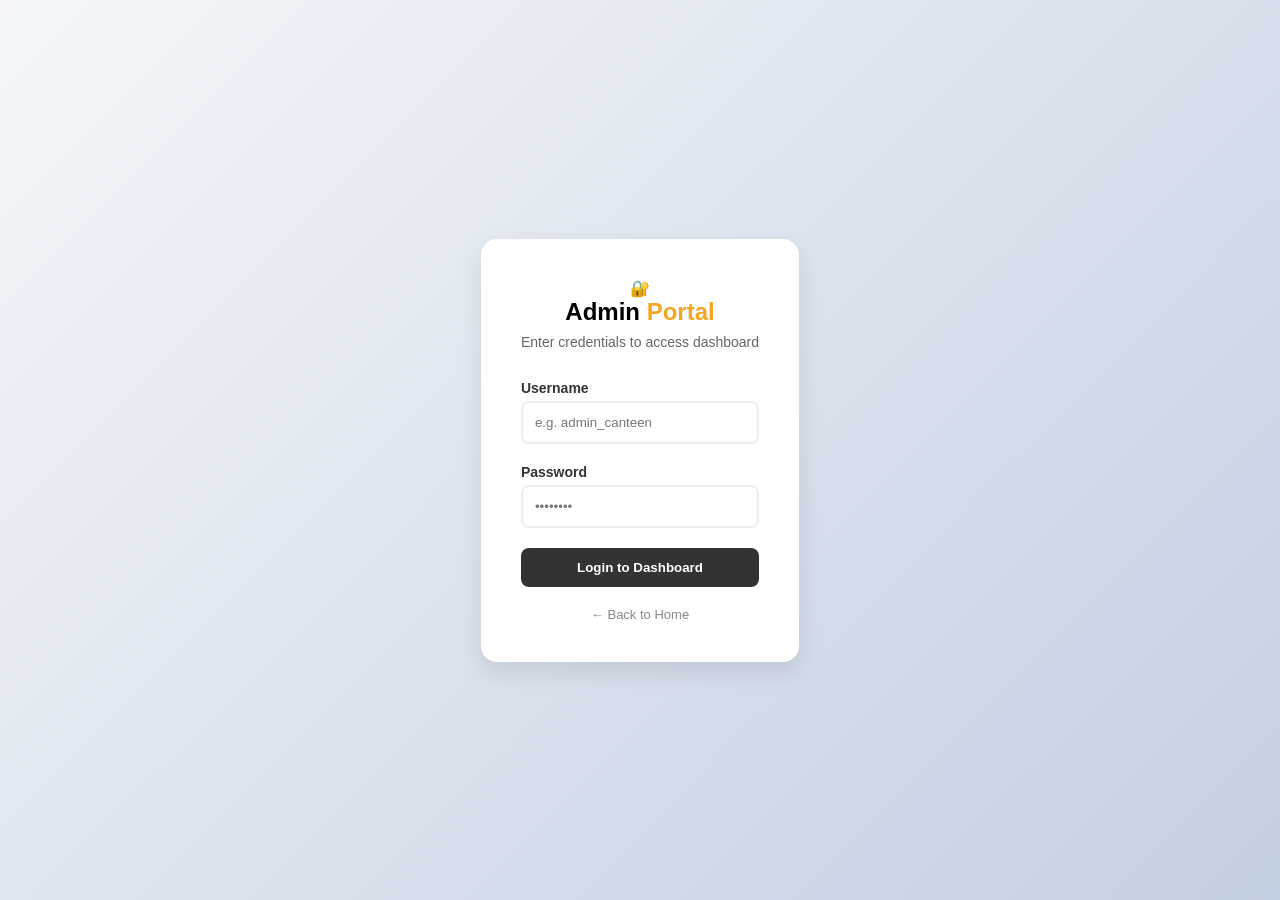
<file: admin-dashboard.html>
<!DOCTYPE html>
<html lang="en">
<head>
  <meta charset="UTF-8" />
  <meta name="viewport" content="width=device-width, initial-scale=1.0" />
  <title>Smart Canteen – Admin Dashboard</title>
  <link href="https://fonts.googleapis.com/css2?family=Poppins:wght@400;600;700&display=swap" rel="stylesheet" />
  <link rel="stylesheet" href="admin-dashboard.css" />
</head>
<body>

  <nav class="navbar">
    <div class="navbar-logo">🍽️ Smart <span>Canteen</span></div>
    <ul class="navbar-links">
      <li><a href="index.html">Home</a></li>
    </ul>
    <button class="logout-btn" onclick="goToLogin()">← Logout</button>
  </nav>

  <div class="page-wrapper">
    <div class="page-header">
      <div>
        <h1 class="page-title">🛡️ Admin Dashboard</h1>
        <p class="page-subtitle">Monitor orders, revenue, and canteen activity</p>
      </div>
      <div class="header-actions">
        <button class="refresh-btn" onclick="loadDashboard()">🔄 Refresh</button>
      </div>
    </div>

    <div class="stats-grid">
      <div class="stat-card">
        <div class="stat-icon">📦</div>
        <div class="stat-info">
          <p class="stat-label">Total Orders</p>
          <p class="stat-value" id="statTotalOrders">0</p>
        </div>
      </div>
      <div class="stat-card">
        <div class="stat-icon">💰</div>
        <div class="stat-info">
          <p class="stat-label">Total Revenue</p>
          <p class="stat-value orange" id="statRevenue">₹0</p>
        </div>
      </div>
      <div class="stat-card">
        <div class="stat-icon">⏳</div>
        <div class="stat-info">
          <p class="stat-label">Pending</p>
          <p class="stat-value yellow" id="statPending">0</p>
        </div>
      </div>
      <div class="stat-card">
        <div class="stat-icon">✅</div>
        <div class="stat-info">
          <p class="stat-label">Completed</p>
          <p class="stat-value green" id="statCompleted">0</p>
        </div>
      </div>
    </div>

    <div class="section-card">
      <div class="section-header">
        <h2 class="section-title">📋 All Orders</h2>
        <div class="controls-row">
          <input type="text" id="orderSearch" class="search-input" placeholder="Search ID or Food..." oninput="filterOrders()">
          <select class="filter-select" id="statusFilter" onchange="filterOrders()">
            <option value="all">All Status</option>
            <option value="Pending">Pending</option>
            <option value="Completed">Completed</option>
            <option value="Cancelled">Cancelled</option>
          </select>
        </div>
      </div>

      <div class="empty-state" id="emptyState">
        <p class="empty-icon">📭</p>
        <p class="empty-text">No orders match your criteria.</p>
      </div>

      <div class="table-wrapper" id="tableWrapper" style="display:none;">
        <table class="orders-table">
          <thead>
            <tr>
              <th>Order ID</th>
              <th>Time</th>
              <th>Items</th>
              <th>Subtotal</th>
              <th>Discount</th>
              <th>Total</th>
              <th>Pickup</th>
              <th>Status</th>
              <th>Action</th>
            </tr>
          </thead>
          <tbody id="ordersTableBody"></tbody>
        </table>
      </div>
    </div>

    <div class="section-card">
      <div class="section-header">
        <h2 class="section-title">🔥 Most Ordered Items</h2>
      </div>
      <p class="empty-text" id="topItemsEmpty" style="padding:20px 0;">No data yet.</p>
      <div id="topItemsList" class="top-items-container"></div>
    </div>

    <div class="section-card danger-zone">
      <h2 class="section-title red">⚠️ Danger Zone</h2>
      <p class="danger-desc">This will permanently delete all orders from storage.</p>
      <button class="clear-btn" onclick="confirmClearOrders()">🗑️ Clear All Orders</button>
    </div>
  </div>

  <div class="footer">
    © 2026 Smart Canteen · Admin Panel
  </div>

  <div class="modal-overlay" id="detailModal">
    <div class="modal-box">
      <button class="close-btn" onclick="closeDetailModal()">✕</button>
      <h2 class="modal-title">📦 Order Details</h2>
      <div id="modalContent"></div>
      <button class="modal-close-bottom" onclick="closeDetailModal()">Close</button>
    </div>
  </div>

  <div class="toast" id="toast"></div>

  <script src="admin-dashboard.js"></script>
</body>
</html>
</file>
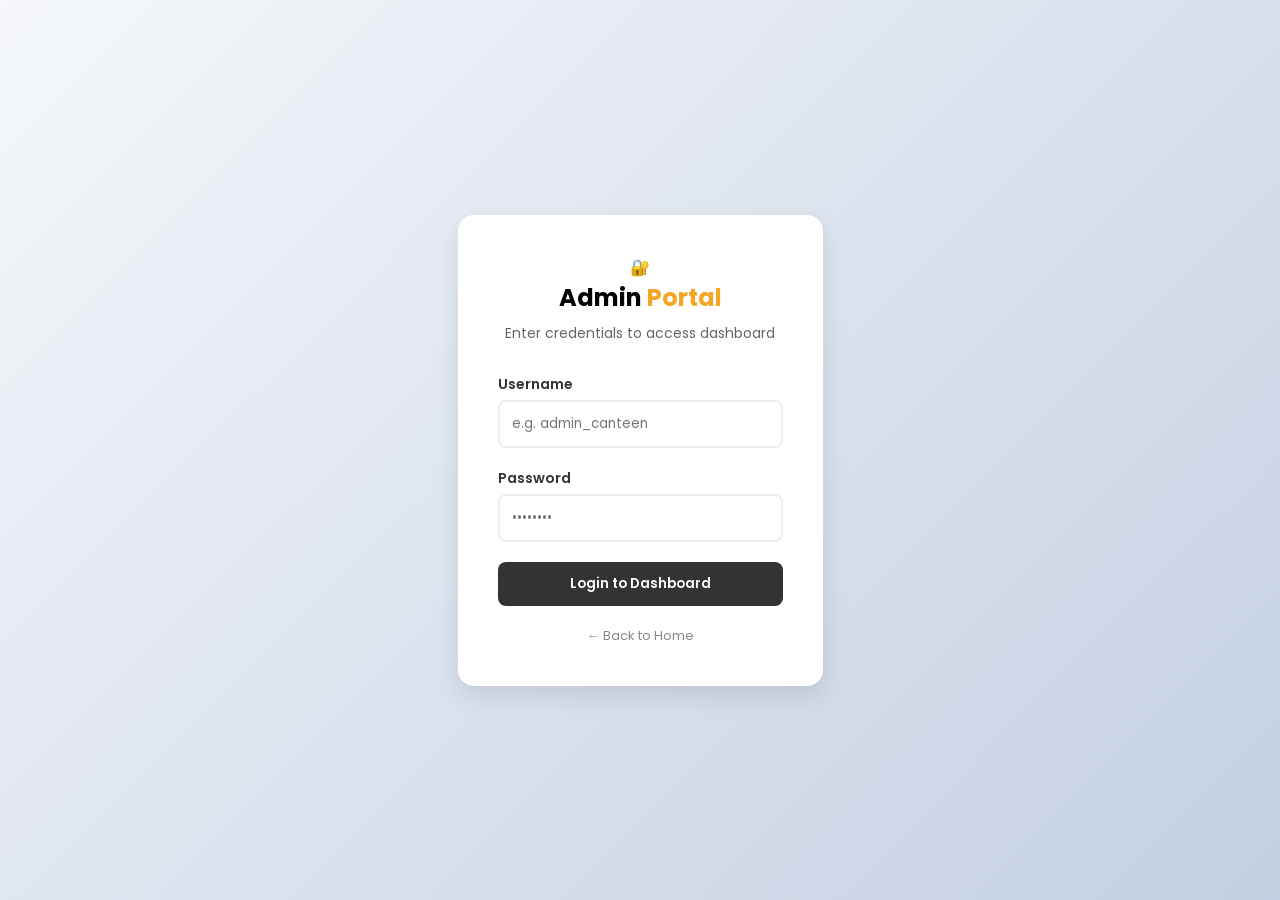
<file: admin-login.html>
<!DOCTYPE html>
<html lang="en">
<head>
  <meta charset="UTF-8">
  <meta name="viewport" content="width=device-width, initial-scale=1.0">
  <title>Admin Login | Smart Canteen</title>
  <link href="https://fonts.googleapis.com/css2?family=Poppins:wght@400;600;700&display=swap" rel="stylesheet">
  <link rel="stylesheet" href="admin-login.css">
</head>
<body>

  <div class="login-container">
    <div class="login-card">
      <div class="brand-section">
        <span class="logo-icon">🔐</span>
        <h1>Admin <span>Portal</span></h1>
        <p>Enter credentials to access dashboard</p>
      </div>

      <form id="adminLoginForm">
        <div class="input-group">
          <label for="username">Username</label>
          <input type="text" id="username" placeholder="e.g. admin_canteen" required>
        </div>

        <div class="input-group">
          <label for="password">Password</label>
          <input type="password" id="password" placeholder="••••••••" required>
        </div>

        <button type="submit" class="login-btn">Login to Dashboard</button>
      </form>

      <a href="index.html" class="back-link">← Back to Home</a>
    </div>
  </div>

  <div id="toast" class="toast"></div>

  <script src="admin-login.js"></script>
</body>
</html>
</file>
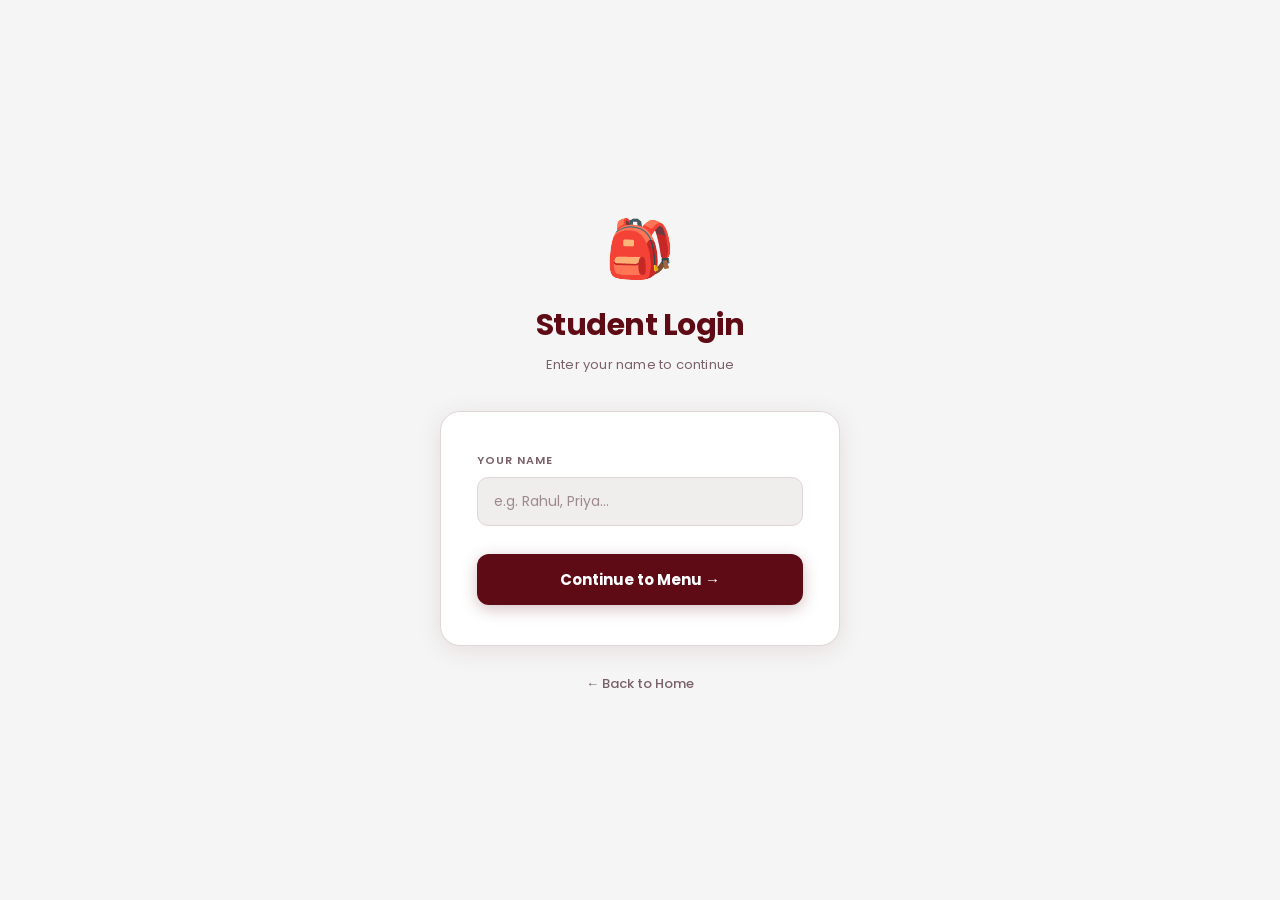
<file: student-login.html>
<!DOCTYPE html>
<html lang="en">
<head>
  <meta charset="UTF-8"/>
  <meta name="viewport" content="width=device-width, initial-scale=1.0"/>
  <title>Student Login - Smart Canteen</title>
  <link href="https://fonts.googleapis.com/css2?family=Poppins:wght@400;600;700&display=swap" rel="stylesheet"/>
  <link rel="stylesheet" href="student-login.css"/>
</head>
<body>

  <div class="page">

    <!-- Title -->
    <div class="title-section">
      <span class="emoji">🎒</span>
      <h1>Student Login</h1>
      <p>Enter your name to continue</p>
    </div>

    <!-- Login Box -->
    <div class="login-box">

      <!-- Error message -->
      <div class="error-msg" id="errorMsg">⚠️ Please enter your name to continue.</div>

      <!-- Username field -->
      <div class="input-group">
        <label>Your Name</label>
        <input type="text" id="usernameInput" placeholder="e.g. Rahul, Priya..."/>
      </div>

      <!-- Login Button -->
      <button class="login-btn" onclick="handleStudentLogin()">
        Continue to Menu →
      </button>

    </div>

    <!-- Back link -->
    <a href="index.html" class="back-link">← Back to Home</a>

  </div>

  <script src="student-login.js"></script>
</body>
</html>
</file>
<file: admin-dashboard.css>
:root {
  --bg-body:      #F5F5F5;
  --bg-card:      #ffffff;
  --bg-input:     #f0eded;
  --bg-dark:      #5E0B15;
  --bg-dark-deep: #3d0710;
  --color-orange: #f5a623;
  --color-blue:   #4a90d9;
  --color-green:  #3a9e6a;
  --color-yellow: #d4a017;
  --color-red:    #c0392b;
  --color-border: #e0d6d7;
  --color-border-dark: #7a1a26;
  --color-text:   #1a0509;
  --color-muted:  #7a6068;
  --radius-card:  18px;
  --radius-btn:   12px;
  --shadow:       0 2px 16px rgba(94,11,21,0.08);
  --shadow-card:  0 4px 24px rgba(94,11,21,0.10);
}

* { box-sizing: border-box; margin: 0; padding: 0; }

body {
  font-family: 'Poppins', sans-serif;
  background-color: var(--bg-body);
  color: var(--color-text);
  min-height: 100vh;
}

.navbar {
  background: var(--bg-dark);
  border-bottom: 1px solid var(--color-border-dark);
  padding: 16px 36px;
  display: flex;
  align-items: center;
  justify-content: space-between;
  gap: 20px;
  position: sticky;
  top: 0;
  z-index: 100;
  box-shadow: 0 2px 20px rgba(0,0,0,0.2);
}

.navbar-logo {
  font-size: 20px;
  font-weight: 700;
  color: #fff;
  white-space: nowrap;
  letter-spacing: -0.3px;
}

.navbar-logo span {
  color: var(--color-orange);
}

.navbar-links {
  list-style: none;
  display: flex;
  gap: 28px;
}

.navbar-links a {
  text-decoration: none;
  color: rgba(255,255,255,0.55);
  font-size: 14px;
  font-weight: 500;
  transition: color 0.2s;
}

.navbar-links a.active {
  color: var(--color-orange);
  font-weight: 600;
}

.navbar-links a:hover {
  color: #fff;
}

.logout-btn {
  background: rgba(255,255,255,0.08);
  color: rgba(255,255,255,0.7);
  border: 1px solid rgba(255,255,255,0.18);
  border-radius: var(--radius-btn);
  padding: 9px 20px;
  font-family: 'Poppins', sans-serif;
  font-size: 13px;
  font-weight: 600;
  cursor: pointer;
  transition: background 0.2s, color 0.2s;
}

.logout-btn:hover {
  background: rgba(255,255,255,0.16);
  color: #fff;
}

.page-wrapper {
  max-width: 1200px;
  margin: 0 auto;
  padding: 36px 28px 60px;
}

.page-header {
  display: flex;
  align-items: flex-start;
  justify-content: space-between;
  margin-bottom: 36px;
  gap: 12px;
  flex-wrap: wrap;
}

.page-title {
  font-size: 30px;
  font-weight: 700;
  color: var(--bg-dark);
  margin-bottom: 5px;
  letter-spacing: -0.5px;
}

.page-subtitle {
  font-size: 13px;
  color: var(--color-muted);
  letter-spacing: 0.2px;
}

.refresh-btn {
  background: var(--bg-dark);
  color: #fff;
  border: none;
  border-radius: var(--radius-btn);
  padding: 11px 24px;
  font-family: 'Poppins', sans-serif;
  font-size: 14px;
  font-weight: 600;
  cursor: pointer;
  transition: opacity 0.2s, transform 0.15s;
  box-shadow: 0 4px 14px rgba(94,11,21,0.25);
}

.refresh-btn:hover {
  opacity: 0.88;
  transform: scale(0.98);
}

.stats-grid {
  display: grid;
  grid-template-columns: repeat(auto-fill, minmax(230px, 1fr));
  gap: 18px;
  margin-bottom: 32px;
}

.stat-card {
  background: var(--bg-card);
  border: 1.5px solid var(--color-border);
  border-radius: var(--radius-card);
  padding: 26px 24px;
  display: flex;
  align-items: center;
  gap: 20px;
  box-shadow: var(--shadow-card);
  transition: transform 0.2s, box-shadow 0.2s;
}

.stat-card:hover {
  transform: translateY(-3px);
  box-shadow: 0 8px 32px rgba(94,11,21,0.13);
}

.stat-icon {
  font-size: 38px;
  flex-shrink: 0;
  width: 58px;
  height: 58px;
  background: rgba(94,11,21,0.07);
  border-radius: 14px;
  display: flex;
  align-items: center;
  justify-content: center;
}

.stat-label {
  font-size: 11px;
  color: var(--color-muted);
  text-transform: uppercase;
  letter-spacing: 1px;
  margin-bottom: 6px;
  font-weight: 600;
}

.stat-value {
  font-size: 30px;
  font-weight: 700;
  color: var(--color-text);
  line-height: 1;
}

.stat-value.orange { color: var(--color-orange); }
.stat-value.yellow { color: var(--color-yellow); }
.stat-value.green  { color: var(--color-green); }

.section-card {
  background: var(--bg-card);
  border: 1.5px solid var(--color-border);
  border-radius: var(--radius-card);
  padding: 28px 28px;
  margin-bottom: 24px;
  box-shadow: var(--shadow-card);
}

.section-header {
  display: flex;
  align-items: center;
  justify-content: space-between;
  margin-bottom: 22px;
  flex-wrap: wrap;
  gap: 12px;
  padding-bottom: 16px;
  border-bottom: 1.5px solid var(--color-border);
}

.section-title {
  font-size: 17px;
  font-weight: 700;
  color: var(--bg-dark);
  letter-spacing: -0.2px;
}

.section-title.red {
  color: var(--color-red);
}

.filter-select {
  background: var(--bg-input);
  border: 1.5px solid var(--color-border);
  border-radius: 10px;
  padding: 9px 16px;
  color: var(--color-text);
  font-family: 'Poppins', sans-serif;
  font-size: 13px;
  cursor: pointer;
  transition: border-color 0.2s;
}

.filter-select:focus {
  outline: none;
  border-color: var(--bg-dark);
}

.empty-state {
  text-align: center;
  padding: 50px 20px;
}

.empty-icon {
  font-size: 52px;
  margin-bottom: 14px;
  opacity: 0.4;
}

.empty-text {
  color: var(--color-muted);
  font-size: 14px;
  font-weight: 500;
}

.table-wrapper {
  overflow-x: auto;
  border-radius: 12px;
}

.orders-table {
  width: 100%;
  border-collapse: collapse;
  font-size: 13px;
}

.orders-table thead tr {
  background: rgba(94,11,21,0.05);
  border-bottom: 2px solid var(--color-border);
}

.orders-table th {
  padding: 14px 18px;
  text-align: left;
  color: var(--bg-dark);
  font-weight: 700;
  font-size: 11px;
  text-transform: uppercase;
  letter-spacing: 0.8px;
  white-space: nowrap;
}

.orders-table tbody tr {
  border-bottom: 1px solid var(--color-border);
  transition: background 0.15s;
}

.orders-table tbody tr:last-child {
  border-bottom: none;
}

.orders-table tbody tr:hover {
  background: rgba(94,11,21,0.03);
}

.orders-table td {
  padding: 14px 18px;
  color: var(--color-text);
  white-space: nowrap;
  font-size: 13px;
}

.order-id-cell {
  color: var(--color-muted);
  font-size: 11px;
  font-weight: 600;
  letter-spacing: 0.3px;
}

.items-badge {
  background: var(--bg-input);
  border: 1.5px solid var(--color-border);
  border-radius: 8px;
  padding: 4px 12px;
  font-size: 12px;
  color: var(--color-text);
  font-weight: 600;
}

.total-cell {
  color: var(--bg-dark);
  font-weight: 700;
}

.status-badge {
  display: inline-block;
  padding: 5px 14px;
  border-radius: 50px;
  font-size: 11px;
  font-weight: 700;
  text-transform: uppercase;
  letter-spacing: 0.6px;
}

.status-badge.pending   { background: rgba(212,160,23,0.12);  color: var(--color-yellow); border: 1px solid rgba(212,160,23,0.3); }
.status-badge.completed { background: rgba(58,158,106,0.12);  color: var(--color-green);  border: 1px solid rgba(58,158,106,0.3); }
.status-badge.cancelled { background: rgba(192,57,43,0.10);   color: var(--color-red);    border: 1px solid rgba(192,57,43,0.25); }

.action-btn {
  padding: 6px 14px;
  border: none;
  border-radius: 8px;
  font-family: 'Poppins', sans-serif;
  font-size: 12px;
  font-weight: 600;
  cursor: pointer;
  margin-right: 5px;
  white-space: nowrap;
  transition: opacity 0.2s, transform 0.15s;
}

.action-btn:hover {
  opacity: 0.82;
  transform: scale(0.97);
}

.btn-view     { background: rgba(74,144,217,0.12); color: var(--color-blue);  border: 1px solid rgba(74,144,217,0.3); }
.btn-complete { background: rgba(58,158,106,0.12); color: var(--color-green); border: 1px solid rgba(58,158,106,0.3); }
.btn-cancel   { background: rgba(192,57,43,0.10);  color: var(--color-red);   border: 1px solid rgba(192,57,43,0.25); }

.top-item-row {
  display: flex;
  align-items: center;
  gap: 16px;
  padding: 14px 0;
  border-bottom: 1px solid var(--color-border);
}

.top-item-row:last-child {
  border-bottom: none;
  padding-bottom: 0;
}

.top-item-rank {
  font-size: 18px;
  font-weight: 700;
  color: var(--bg-dark);
  min-width: 34px;
  text-align: center;
}

.top-item-emoji {
  font-size: 28px;
  flex-shrink: 0;
  width: 48px;
  height: 48px;
  background: rgba(94,11,21,0.06);
  border-radius: 12px;
  display: flex;
  align-items: center;
  justify-content: center;
}

.top-item-info {
  flex: 1;
}

.top-item-name {
  font-size: 14px;
  font-weight: 600;
  color: var(--color-text);
  margin-bottom: 2px;
}

.top-item-count {
  font-size: 12px;
  color: var(--color-muted);
}

.top-item-bar-wrap {
  width: 130px;
  height: 7px;
  background: var(--bg-input);
  border-radius: 10px;
  overflow: hidden;
}

.top-item-bar {
  height: 100%;
  background: var(--bg-dark);
  border-radius: 10px;
}

.danger-zone {
  border-color: rgba(192,57,43,0.25);
  background: rgba(192,57,43,0.02);
}

.danger-desc {
  font-size: 13px;
  color: var(--color-muted);
  margin-bottom: 18px;
  line-height: 1.7;
}

.clear-btn {
  background: var(--color-red);
  color: #fff;
  border: none;
  border-radius: var(--radius-btn);
  padding: 11px 24px;
  font-family: 'Poppins', sans-serif;
  font-size: 14px;
  font-weight: 700;
  cursor: pointer;
  transition: opacity 0.2s;
}

.clear-btn:hover {
  opacity: 0.85;
}

.modal-overlay {
  display: none;
  position: fixed;
  inset: 0;
  background: rgba(94,11,21,0.45);
  backdrop-filter: blur(4px);
  z-index: 200;
  align-items: center;
  justify-content: center;
  padding: 20px;
}

.modal-overlay.open {
  display: flex;
}

.modal-box {
  background: var(--bg-card);
  border: 1.5px solid var(--color-border);
  border-radius: var(--radius-card);
  padding: 32px;
  width: 100%;
  max-width: 480px;
  position: relative;
  max-height: 88vh;
  overflow-y: auto;
  box-shadow: 0 16px 60px rgba(94,11,21,0.2);
}

.close-btn {
  position: absolute;
  top: 16px;
  right: 16px;
  background: var(--bg-input);
  border: 1px solid var(--color-border);
  color: var(--color-muted);
  border-radius: 8px;
  width: 34px;
  height: 34px;
  font-size: 16px;
  cursor: pointer;
  transition: background 0.2s, color 0.2s;
}

.close-btn:hover {
  background: rgba(192,57,43,0.1);
  color: var(--color-red);
  border-color: var(--color-red);
}

.modal-title {
  font-size: 20px;
  font-weight: 700;
  color: var(--bg-dark);
  margin-bottom: 22px;
  padding-bottom: 14px;
  border-bottom: 1.5px solid var(--color-border);
}

.modal-row {
  display: flex;
  justify-content: space-between;
  font-size: 13px;
  padding: 10px 0;
  border-bottom: 1px solid var(--color-border);
  color: var(--color-muted);
  gap: 12px;
}

.modal-row:last-of-type {
  border-bottom: none;
}

.modal-row span:last-child {
  color: var(--color-text);
  font-weight: 600;
  text-align: right;
}

.modal-items-title {
  font-size: 12px;
  font-weight: 700;
  color: var(--color-muted);
  text-transform: uppercase;
  letter-spacing: 0.8px;
  margin: 20px 0 10px;
}

.modal-item-row {
  display: flex;
  align-items: center;
  gap: 12px;
  padding: 9px 0;
  font-size: 13px;
  color: var(--color-text);
  border-bottom: 1px solid var(--color-border);
}

.modal-item-row:last-child {
  border-bottom: none;
}

.modal-item-qty {
  background: var(--bg-input);
  border-radius: 6px;
  padding: 3px 10px;
  font-size: 11px;
  color: var(--color-muted);
  font-weight: 600;
}

.modal-item-price {
  margin-left: auto;
  color: var(--bg-dark);
  font-weight: 700;
}

.modal-close-bottom {
  width: 100%;
  margin-top: 22px;
  padding: 13px;
  background: var(--bg-input);
  color: var(--color-muted);
  border: 1.5px solid var(--color-border);
  border-radius: var(--radius-btn);
  font-family: 'Poppins', sans-serif;
  font-size: 14px;
  font-weight: 600;
  cursor: pointer;
  transition: background 0.2s, color 0.2s;
}

.modal-close-bottom:hover {
  background: rgba(94,11,21,0.07);
  color: var(--bg-dark);
  border-color: var(--bg-dark);
}

.toast {
  display: none;
  position: fixed;
  bottom: 28px;
  left: 50%;
  transform: translateX(-50%);
  background: var(--bg-card);
  border: 1.5px solid var(--color-green);
  border-radius: var(--radius-btn);
  padding: 13px 28px;
  font-size: 13px;
  font-weight: 600;
  color: var(--color-green);
  z-index: 999;
  white-space: nowrap;
  box-shadow: 0 4px 20px rgba(0,0,0,0.12);
}

.toast.show {
  display: block;
}

.toast.error-toast {
  border-color: var(--color-red);
  color: var(--color-red);
}

.footer {
  margin-top: 48px;
  padding: 22px;
  background: var(--bg-dark);
  border-top: 1px solid var(--color-border-dark);
  text-align: center;
  font-size: 12px;
  color: rgba(255,255,255,0.35);
}

.footer span {
  color: var(--color-orange);
}

@media (max-width: 700px) {
  .navbar-links { display: none; }
  .page-title   { font-size: 24px; }
  .stats-grid   { grid-template-columns: 1fr 1fr; }
  .page-wrapper { padding: 24px 16px 48px; }
  .section-card { padding: 20px 16px; }
}

@media (max-width: 400px) {
  .stats-grid { grid-template-columns: 1fr; }
}
</file>
<file: admin-login.css>
* {
    margin: 0;
    padding: 0;
    box-sizing: border-box;
    font-family: 'Poppins', sans-serif;
}

body {
    background: linear-gradient(135deg, #f5f7fa 0%, #c3cfe2 100%);
    height: 100vh;
    display: flex;
    align-items: center;
    justify-content: center;
}

.login-card {
    background: white;
    padding: 40px;
    border-radius: 16px;
    box-shadow: 0 10px 25px rgba(0,0,0,0.1);
    width: 100%;
    max-width: 400px;
    text-align: center;
}

.brand-section h1 {
    font-size: 24px;
    margin-bottom: 8px;
}

.brand-section h1 span {
    color: #f5a623;
}

.brand-section p {
    color: #666;
    font-size: 14px;
    margin-bottom: 30px;
}

.input-group {
    text-align: left;
    margin-bottom: 20px;
}

.input-group label {
    display: block;
    font-size: 14px;
    font-weight: 600;
    margin-bottom: 5px;
    color: #333;
}

.input-group input {
    width: 100%;
    padding: 12px;
    border: 2px solid #eee;
    border-radius: 8px;
    outline: none;
    transition: 0.3s;
}

.input-group input:focus {
    border-color: #f5a623;
}

.login-btn {
    width: 100%;
    padding: 12px;
    background: #333;
    color: white;
    border: none;
    border-radius: 8px;
    font-weight: 600;
    cursor: pointer;
    transition: 0.3s;
}

.login-btn:hover {
    background: #000;
}

.back-link {
    display: block;
    margin-top: 20px;
    font-size: 13px;
    color: #888;
    text-decoration: none;
}

.toast {
    position: fixed;
    bottom: 20px;
    left: 50%;
    transform: translateX(-50%);
    padding: 12px 24px;
    border-radius: 8px;
    color: white;
    opacity: 0;
    transition: 0.3s;
    background: #333;
}

.toast.show { opacity: 1; }
.toast.error { background: #e74c3c; }
</file>
<file: student-login.css>
:root {
  --bg-body:      #F5F5F5;
  --bg-card:      #ffffff;
  --bg-input:     #f0eded;
  --bg-dark:      #5E0B15;
  --color-orange: #f5a623;
  --color-border: #e0d6d7;
  --color-text:   #1a0509;
  --color-muted:  #7a6068;
  --color-red:    #c0392b;
  --radius-card:  20px;
  --radius-btn:   12px;
  --shadow:       0 4px 24px rgba(94,11,21,0.10);
}

* {
  margin: 0;
  padding: 0;
  box-sizing: border-box;
}

body {
  font-family: 'Poppins', sans-serif;
  background-color: var(--bg-body);
  color: var(--color-text);
  min-height: 100vh;
  display: flex;
  align-items: center;
  justify-content: center;
  padding: 24px 20px;
}

.page {
  display: flex;
  flex-direction: column;
  align-items: center;
  width: 100%;
}

.title-section {
  text-align: center;
  margin-bottom: 36px;
}

.title-section .emoji {
  font-size: 56px;
  display: block;
  margin-bottom: 12px;
}

.title-section h1 {
  font-size: 30px;
  font-weight: 700;
  color: var(--bg-dark);
  letter-spacing: -0.5px;
}

.title-section p {
  font-size: 13px;
  color: var(--color-muted);
  margin-top: 7px;
  letter-spacing: 0.2px;
}

.login-box {
  background: var(--bg-card);
  border: 1.5px solid var(--color-border);
  border-radius: var(--radius-card);
  padding: 40px 36px;
  width: 100%;
  max-width: 400px;
  box-shadow: var(--shadow);
}

.input-group {
  margin-bottom: 20px;
}

.input-group label {
  display: block;
  font-size: 11px;
  color: var(--color-muted);
  text-transform: uppercase;
  letter-spacing: 1px;
  margin-bottom: 8px;
  font-weight: 600;
}

.input-group input {
  width: 100%;
  background: var(--bg-input);
  border: 1.5px solid var(--color-border);
  border-radius: 11px;
  padding: 13px 16px;
  color: var(--color-text);
  font-family: 'Poppins', sans-serif;
  font-size: 14px;
  outline: none;
  transition: border-color 0.2s, box-shadow 0.2s;
}

.input-group input:focus {
  border-color: var(--bg-dark);
  box-shadow: 0 0 0 3px rgba(94,11,21,0.08);
}

.input-group input::placeholder {
  color: var(--color-muted);
  opacity: 0.7;
}

.login-btn {
  width: 100%;
  padding: 14px;
  background: var(--bg-dark);
  color: #fff;
  border: none;
  border-radius: var(--radius-btn);
  font-family: 'Poppins', sans-serif;
  font-size: 15px;
  font-weight: 700;
  cursor: pointer;
  margin-top: 8px;
  transition: opacity 0.2s, transform 0.15s;
  box-shadow: 0 4px 16px rgba(94,11,21,0.25);
}

.login-btn:hover {
  opacity: 0.87;
  transform: scale(0.99);
}

.error-msg {
  display: none;
  background: rgba(192,57,43,0.08);
  border: 1px solid rgba(192,57,43,0.25);
  border-radius: 10px;
  padding: 11px 14px;
  font-size: 12px;
  font-weight: 500;
  color: var(--color-red);
  margin-bottom: 18px;
}

.error-msg.show {
  display: block;
}

.back-link {
  margin-top: 28px;
  font-size: 13px;
  color: var(--color-muted);
  text-decoration: none;
  font-weight: 500;
  transition: color 0.2s;
}

.back-link:hover {
  color: var(--bg-dark);
}
</file>
